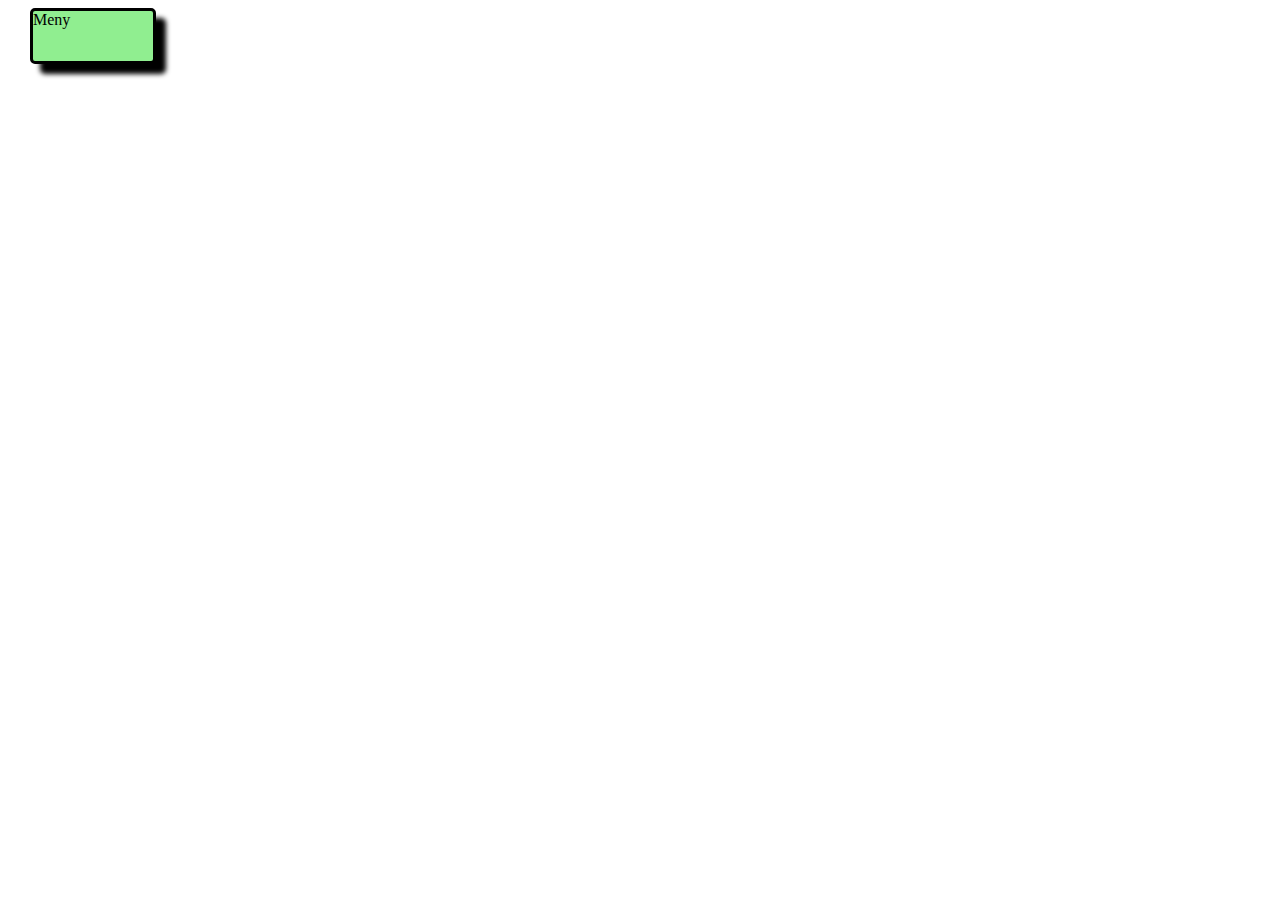
<file: index.html>
<!DOCTYPE html>
<html>
<head>

<title>Samuel</title>
<link rel="stylesheet" type="text/css" href="styles.css">
<script>

/*function test(id)
{
  document.getElementById(id).style.backgroundColor="red";
}
function byttillbaka(id)
{
  document.getElementById(id).style.backgroundColor="white";
}*/

</script>

</head>
<body>

    <div class="item">
      Meny
    <div class="undermeny">
      2
    </div>
    <div class="undermeny">
      3
    </div>



  </div>
</body>
</html>
</file>
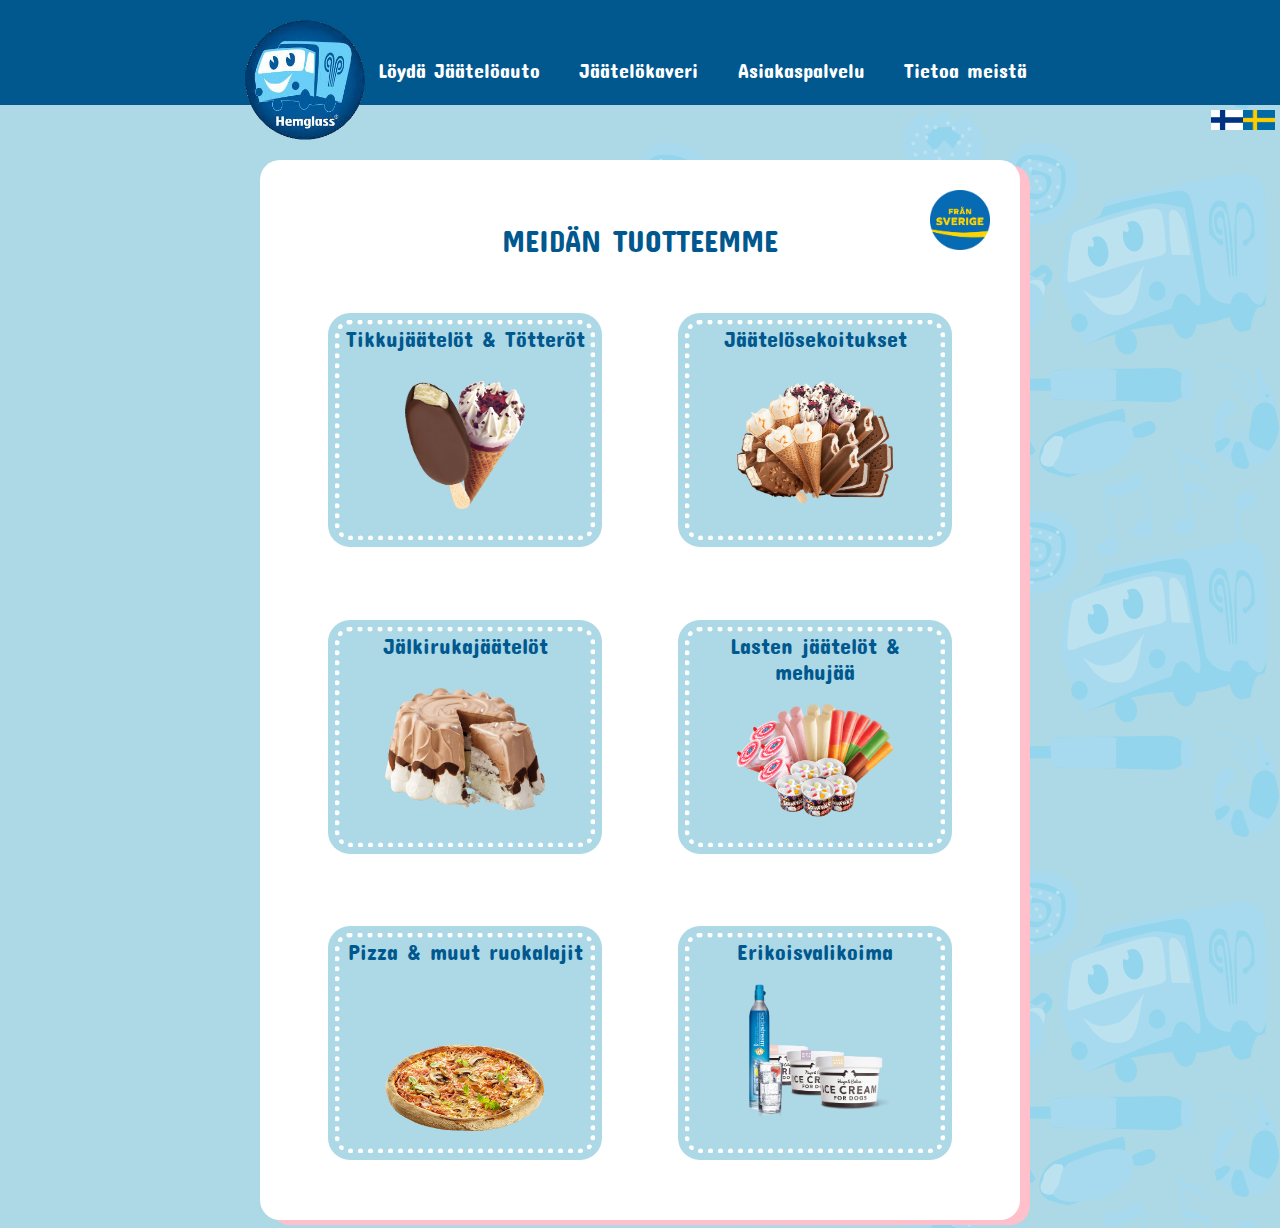
<file: FinskaHemglass/index.html>
<!DOCTYPE html>
<html>
<head>
<link rel="shortcut icon" href="Bilder/favicon.ico"/>
<title>Hemglass</title>
<link rel="stylesheet" type="text/css" href="styles.css">
<link href="https://fonts.googleapis.com/css?family=Concert+One" rel="stylesheet"> 
<script>
</script>
<meta charset="utf-8">
</head>
<body>

<a href="./index.html"><img id = "finskaflaggaihornet" src="Bilder/finskaflaggan.png" alt="Finlands Flagga"></a>
<a href="../SvenskaHemglass/index.html"><img id = "sverigeflaggaihornet" src="Bilder/svenskaflaggan.png" alt="Sveriges Flagga"></a>
<div class = "top-container">
  <div id = "hemglass">
  <a href="./index.html"><img id = "hemglasslogo" src="Bilder/biljavel.png" alt="Hemglassbil"></a>
  </div>
  <div class = "meny-container">
    <a href = "https://www.hemglass.se/sv/hitta-glassbilen/"><div class = "overmeny">Löydä Jäätelöauto</div></a>
    <a href = "https://www.hemglass.se/sv/glasskompis/bli-medlem/?returnPageId=1301"><div class = "overmeny">Jäätelökaveri</div></a>
    <a href = "https://www.hemglass.se/sv/kundtjanst/kontakta-oss/"><div class = "overmeny">Asiakaspalvelu</div></a>
    <a href = "https://www.hemglass.se/sv/om-hemglass/"><div class = "overmeny">Tietoa meistä</div></a>
  </div>
</div>
<div class = "produkt-container">
  <div class = "rubrik-parent">
    <div class = "rubrik-left"></div>
    <div class = "rubrik-center">MEIDÄN TUOTTEEMME</div>
    <div class = "rubrik-right"><img id = "fransverige" src="Bilder/fransverige.png" alt="Från Sverige Logotyp"></div>
  </div>
  <div class="produkter">
    <div><div class = "produkt">Tikkujäätelöt & Tötteröt<a href="https://www.hemglass.se/sv/produkter/glasspinnar-strutar/"><img id = "glasspinnarbild" src="Bilder/pinnar_strutar.png" alt="Bild på glass"></a></div>
    </div>
    <div><div class = "produkt">Jäätelösekoitukset<a href="https://www.hemglass.se/sv/produkter/glassiga-mixar/"><img id = "glassbild" src="Bilder/glassmixar.png" alt="Bild på glass"></a></div>
    </div>
    <div><div class = "produkt">Jälkirukajäätelöt<a href="https://www.hemglass.se/sv/produkter/dessertglassar-bageri/"><img id = "glassbild" src="Bilder/dessertglass.png" alt="Bild på glass"></a></div>
    </div>
    <div><div class = "produkt">Lasten jäätelöt & mehujää<a href="https://www.hemglass.se/sv/produkter/barnglass-isglass/"><img id = "finskaisglassbild" src="Bilder/barnglass.png" alt="Bild på glass"></a></div>
    </div>
    <div><div class = "produkt">Pizza & muut ruokalajit<a href="https://www.hemglass.se/sv/produkter/pizza-ovrig-mat/"><img id = "pizzabild" src="Bilder/pizza.png" alt="Bild på glass"></a></div>
    </div>
    <div><div class = "produkt">Erikoisvalikoima<a href="https://www.hemglass.se/sv/produkter/specialsortiment/"><img id = "Specialsortmentbild" src="Bilder/specialsortiment.png" alt="Bild på glass"></a></div>
    </div>
  </div>
</div>

</body>
</html>
</file>
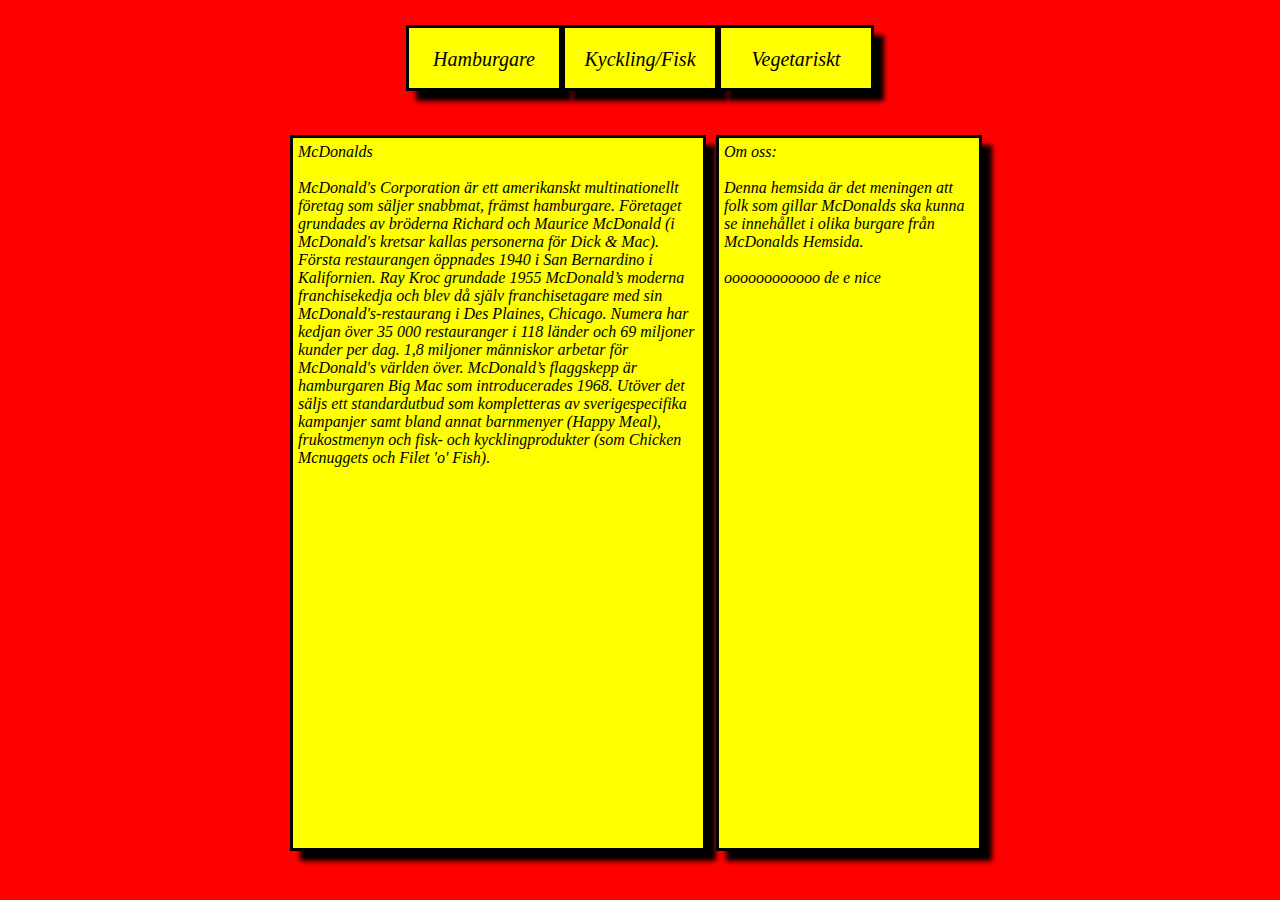
<file: Samuel2/index.html>
<!DOCTYPE html>
<html>
<head>

<title>Samuel</title>
<link rel="stylesheet" type="text/css" href="sstyles.css">
<script>


</script>
<meta charset="utf-8">
</head>
<body>

  <div class="meny-container">

    <div class="meny">
      Hamburgare
      <div class="undermeny">
        <a href = "https://www.mcdonalds.com/se/sv-se/product/big-mac.html" target ="_parent"> Big Mac </a>
      </div>
      <div class="undermeny marginliten">
        <a href = "https://www.mcdonalds.com/se/sv-se/product/mcfeast.html" target ="_parent"> McFeast </a>
      </div>
    </div>
    <div class="meny">
      Kyckling/Fisk
      <div class="undermeny">
        <a href = "https://www.mcdonalds.com/se/sv-se/product/chicken-mcnuggets-9-pack.html" target ="_parent"> McNuggets </a>
      </div>
      <div class="undermeny marginliten">
        <a href = "https://www.mcdonalds.com/se/sv-se/product/filet-o-fish.html" target ="_parent"> Filet-O-Fish </a>
      </div>
    </div>
    <div class="meny">
      Vegetariskt
      <div class="undermeny">
        <a href = "https://www.mcdonalds.com/se/sv-se/product/mcbean.html" target ="_parent"> McBean </a>
      </div>
      <div class="undermeny marginliten">
        <a href = "https://www.mcdonalds.com/se/sv-se/product/caesarsallad.html" target ="_parent"> Caesarsallad </a>
      </div>
    </div>
  </div>

  <div class="text-container">
      <div class="left">
        McDonalds <br> <br>
        McDonald's Corporation är ett amerikanskt multinationellt företag som säljer snabbmat, främst hamburgare.
        Företaget grundades av bröderna Richard och Maurice McDonald (i McDonald's kretsar kallas personerna för Dick & Mac).
        Första restaurangen öppnades 1940 i San Bernardino i Kalifornien. Ray Kroc grundade 1955 McDonald’s moderna franchisekedja och
        blev då själv franchisetagare med sin McDonald's-restaurang i Des Plaines, Chicago. Numera har kedjan över 35 000 restauranger i
        118 länder och 69 miljoner kunder per dag. 1,8 miljoner människor arbetar för McDonald's världen över.

        McDonald’s flaggskepp är hamburgaren Big Mac som introducerades 1968. Utöver det säljs ett standardutbud som kompletteras av sverigespecifika kampanjer samt bland annat barnmenyer (Happy Meal), frukostmenyn och fisk- och kycklingprodukter (som Chicken Mcnuggets och Filet 'o' Fish).
      </div>
      <div class="right">
        Om oss: <br> <br>
        Denna hemsida är det meningen att folk som gillar McDonalds ska kunna se
        innehållet i olika burgare från McDonalds Hemsida.<br><br>
        oooooooooooo de e nice
      </div>
  </div>


</body>
</html>
</file>
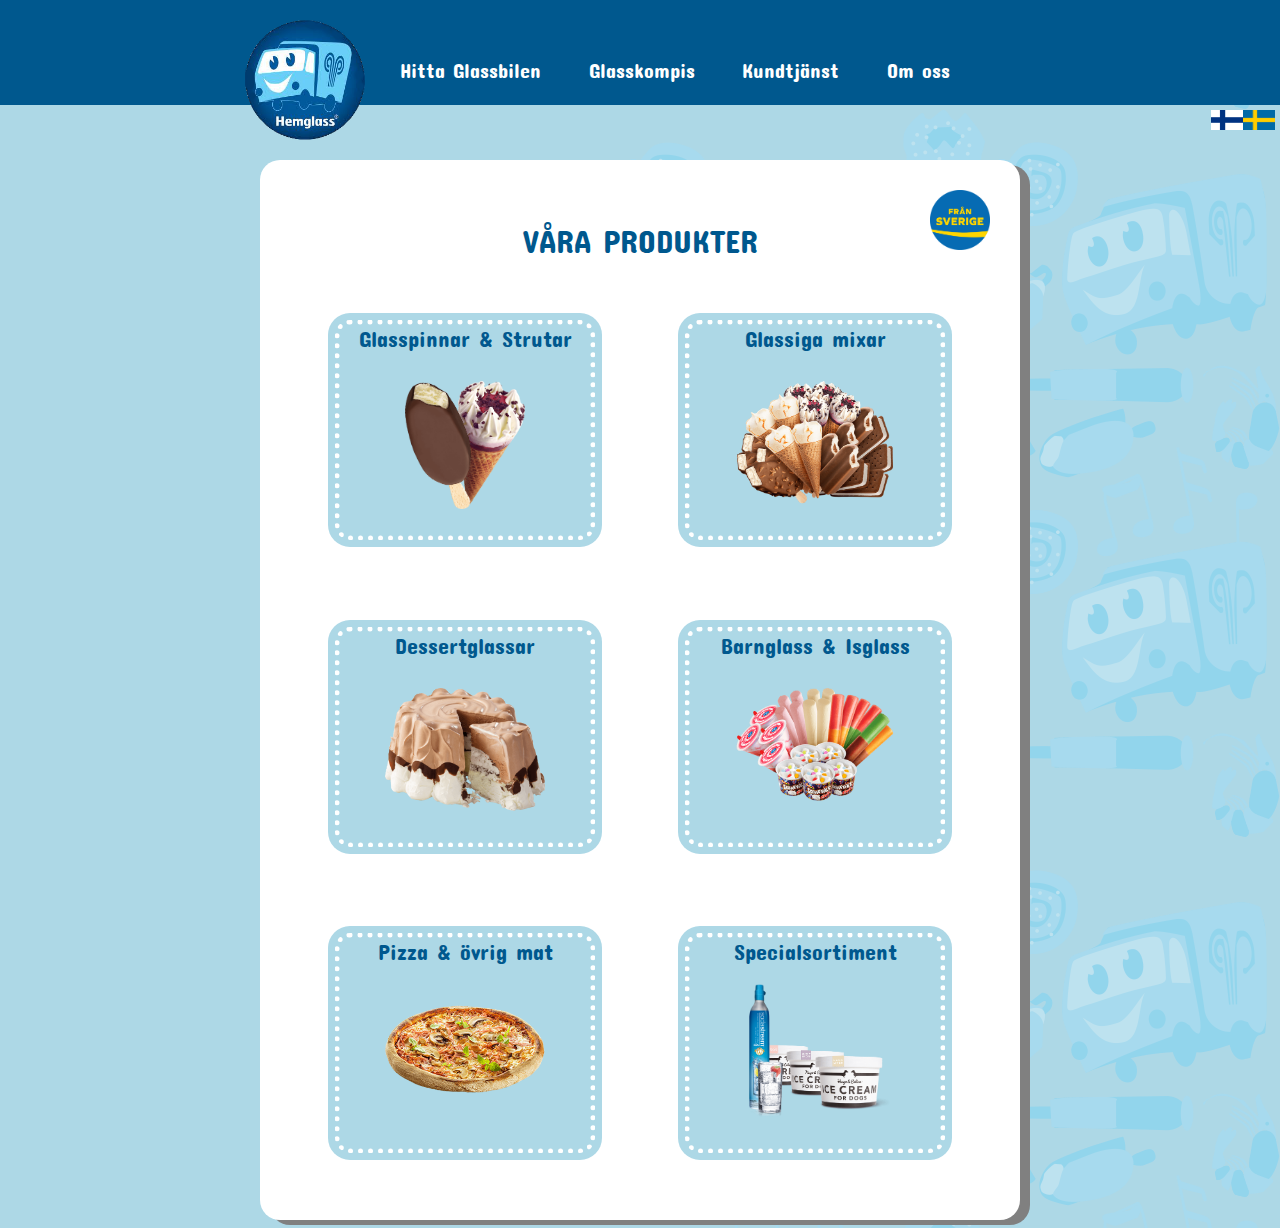
<file: SvenskaHemglass/index.html>
<!DOCTYPE html>
<html>
<head>
<link rel="shortcut icon" href="Bilder/biljavel.ico"/>
<title>Hemglass</title>
<link rel="stylesheet" type="text/css" href="styles.css">
<link href="https://fonts.googleapis.com/css?family=Concert+One" rel="stylesheet"> 
<script>
</script>
<meta charset="utf-8">
</head>
<body>
<a href="../FinskaHemglass/index.html"><img id = "finskaflaggaihornet" src="Bilder/finskaflaggan.png" alt="Finlands Flagga"></a>
<a href="../SvenskaHemglass/index.html"><img id = "sverigeflaggaihornet" src="Bilder/svenskaflaggan.png" alt="Sveriges Flagga"></a>
<div class = "top-container">
  <div id = "hemglass">
  <a href="../SvenskaHemglass/index.html"><img id = "hemglasslogo" src="Bilder/biljavel.png" alt="Hemglassbil"></a>
  </div>
  <div class = "meny-container">
    <a href = "https://www.hemglass.se/sv/hitta-glassbilen/"><div class = "overmeny">Hitta Glassbilen</div></a>
    <a href = "https://www.hemglass.se/sv/glasskompis/bli-medlem/?returnPageId=1301"><div class = "overmeny">Glasskompis</div></a>
    <a href = "https://www.hemglass.se/sv/kundtjanst/kontakta-oss/"><div class = "overmeny">Kundtjänst</div></a>
    <a href = "https://www.hemglass.se/sv/om-hemglass/"><div class = "overmeny">Om oss</div></a>
  </div>
</div>
<div class = "produkt-container">
  <div class = "rubrik-parent">
    <div class = "rubrik-left"></div>
    <div class = "rubrik-center">VÅRA PRODUKTER</div>
    <div class = "rubrik-right"><img id = "fransverige" src="Bilder/fransverige.png" alt="Från Sverige Logotyp"></div>
  </div>
  <div class="produkter">
    <div><div class = "produkt">Glasspinnar & Strutar<a href="https://www.hemglass.se/sv/produkter/glasspinnar-strutar/"><img id = "glasspinnarbild" src="Bilder/pinnar_strutar.png" alt="Bild på glass"></a></div>
    </div>
    <div><div class = "produkt">Glassiga mixar<a href="https://www.hemglass.se/sv/produkter/glassiga-mixar/"><img id = "glassbild" src="Bilder/glassmixar.png" alt="Bild på glass"></a></div>
    </div>
    <div><div class = "produkt">Dessertglassar<a href="https://www.hemglass.se/sv/produkter/dessertglassar-bageri/"><img id = "glassbild" src="Bilder/dessertglass.png" alt="Bild på glass"></a></div>
    </div>
    <div><div class = "produkt">Barnglass & Isglass<a href="https://www.hemglass.se/sv/produkter/barnglass-isglass/"><img id = "glassbild" src="Bilder/barnglass.png" alt="Bild på glass"></a></div>
    </div>
    <div><div class = "produkt">Pizza & övrig mat<a href="https://www.hemglass.se/sv/produkter/pizza-ovrig-mat/"><img id = "pizzabild" src="Bilder/pizza.png" alt="Bild på glass"></a></div>
    </div>
    <div><div class = "produkt">Specialsortiment<a href="https://www.hemglass.se/sv/produkter/specialsortiment/"><img id = "Specialsortmentbild" src="Bilder/specialsortiment.png" alt="Bild på glass"></a></div>
    </div>
  </div>
</div>

</body>
</html>
</file>
<file: styles.css>
.item {
  display:flex;
  flex-direction: column;
  background-color: lightgreen;
  width: 120px;
  height: 50px;
  margin-left: 22px;
  border-radius:5px;
  box-shadow: 10px 10px 5px;
  border-style:solid;

}

.undermeny {
  display: none;

}
.item:hover .undermeny {
  display: block;
  background-color: lightgreen;
  width: 120px;
  height: 50px;
  margin-top: 25px;
  border-style: solid;
  border-radius:5px;
  box-shadow: 10px 10px 5px;
}
</file>
<file: FinskaHemglass/styles.css>
body {
  background-color: lightblue;
  background-image: url("Bilder/hemglassbakgrund.png");
  background-repeat: repeat-y;
  background-size: 655px 728px;
  background-position: top 110px right;
}

img {
  transition: 0.3s ease;
  -webkit-transition: 0.3s ease;
  -moz-transition: 0.3s ease;
}

#sverigeflaggaihornet {
  width: 32px;
  height: 20px;
  position: absolute;
  top: 110px;
  right: 5px;
}

#finskaflaggaihornet {
  width: 32px;
  height: 20px;
  position: absolute;
  top: 110px;
  right: 37px;
}

#hemglasslogo {
  max-width: auto;
  max-height: 120px;
}

#hemglass {
  margin-right: 670px;
  margin-top: 20px;
}

#fransverige {
  right: 40px;
  height: 60px;
  width: 60px;
}

#glasspinnarbild {
  max-width: 120px;
  max-height: 130px;
  margin-top: 30px;
}

#glasspinnarbild:hover {
  max-width: 140px;
  max-height: 150px;
  margin-top: 10px;
}

#finskaisglassbild {
  max-width: 160px;
  max-height: 170px;
  margin-top: 20px;
}

#finskaisglassbild:hover {
  max-width: 179px;
  max-height: 190px;
  margin-top: 10px;
}

#glassbild {
  max-width: 160px;
  max-height: 170px;
  margin-top: 30px;
}

#glassbild:hover {
  max-width: 188px;
  max-height: 200px;
  margin-top: 15px;
}

#pizzabild {
  max-width: 160px;
  max-height: 170px;
  margin-top: 40px;
}

#pizzabild:hover {
  max-width: 198px;
  max-height: 210px;
  margin-top: 30px;
}

#Specialsortmentbild {
  max-width: 150px;
  max-height: 160px;
  margin-top: 20px;
}

#Specialsortmentbild:hover {
  max-width: 179px;
  max-height: 190px;
  margin-top: 5px;
}

.top-container {
  display: flex;
  position: absolute;
  left: 0;
  right: 0;
  top: 0;
  width: 100%;
  height: 105px;
  background-color: #00588e;
  justify-content: center;
}

.meny-container {
  display: flex;
  justify-content: space-between;
  width: 650px;
  height: 20px;
  background-color: #00588e;
  position: absolute;
  bottom: 25px;
  margin-left: 125px;
}

.overmeny {
  display: flex;
  align-items: center;
  justify-content: center;
  text-align: center;
  height: 20px;
  background-color: #00588e;
  font-weight: 400;
  font-size: 20px;
  color: white;
  font-family: 'Concert One', cursive;
}

.meny-container > a {
  position: relative;
  color: #000;
}

.meny-container > a:hover {
  color: #000;
}

.meny-container > a:before {
  content: "";
  position: absolute;
  width: 100%;
  height: 4px;
  bottom: -8px;
  left: 0;
  background-color: white;
  border-radius: 2px;
  -webkit-transform: scaleX(0);
  transform: scaleX(0);
  -webkit-transition: 0.3s ease;
  transition: 0.3s ease;
}

.meny-container > a:hover:before {
  visibility: visible;
  -webkit-transform: scaleX(1);
  transform: scaleX(1);
}

a {
  text-decoration:none;
  outline: 0;
  -moz-outline-style: none;
}

a:visited {
  color: inherit;
}

.produkt-container {
  display: flex;
  justify-content: center;
  flex-wrap: wrap;
  width: 700px;
  height: 1000px;
  margin: auto;
  margin-top: 160px;
  box-shadow: 10px 5px pink;
  border-radius: 20px;
  background-color: white;
  padding: 30px;
  font-family: 'Concert One', cursive;
  font-size: 30px;
  font-weight: 400;
  color: #00588e;
}

.rubrik-parent {
  display: flex;
  background-color: white;
  width: 100%;
  height: 100px;
  align-content: center;
}

.rubrik-left {
  display: flex;
  width: 22%;
}

.rubrik-center {
  display: flex;
  align-items: center;
  justify-content: center;
  width: 56%;
}

.rubrik-right {
  display: flex;
  justify-content: flex-end;
  width: 22%;
}

.produkter {
  display: flex;
  justify-content: space-around;
  flex-wrap: wrap;
  margin-top: -130px;
  background-color: white;
}

.produkt {
  display: flex;
  flex-direction: column;
  align-items: center;
  text-align: center;
  width: 250px;
  height: 210px;
  margin-top: 50px;
  border-radius: 15px;
  background-color: lightblue;
  border: dotted 5px white;
  box-shadow: 0 0 0 7px lightblue;
  font-size: 22px;
}

@font-face {
  font-family: "Gloria Hallelujah";
  font-weight: 400;
  font-style: cursive;
  src: url('fonts/GloriaHallelujah.tff');
}
</file>
<file: Samuel2/sstyles.css>
body {
  background-color: red;

/*
  display: flex;
  flex-direction:column;
  align-items: center;
  */
}



.meny-container {
  display: flex;
  flex-direction: row;

  background-color: yellow;
  height: 40px;
  max-width: 468px; /*468*/
  margin: auto;
  margin-top: 25px;
  background-color: black;

}

.text-container {
  display: flex;
  flex-direction: row;
  background-color: red;
  height: 700px;
  max-width: 700px; /*500*/
  margin: auto;
  margin-top: 70px;
  margin-bottom: 30px

}

.left {
  background-color: yellow;
  height: 700px;
  max-width: 400px; /*300*/
  border-style: solid;
  box-shadow: 10px 10px 5px;
  text-align: left;
  font-style: italic;
  padding: 5px;
}

.right {
  background-color: yellow;
  height: 700px;
  max-width: 250px; /*180*/
  border-style: solid;
  box-shadow: 10px 10px 5px;
  margin-left: 10px;
  padding: 5px;
  text-align: left;
  font-style: italic;
}


.meny {
  display: flex;
  justify-content: center;
  background-color: yellow;
  width: 150px;
  height: 40px;
  text-align: center;
  border-style: solid;
  box-shadow: 10px 10px 5px;
  padding-top: 20px;
  font-size: 20px;
  font-style: italic;

}


.undermeny {
  display: none;
  height: 40px;
  width: 150px;
  background-color: yellow;
  border-style: solid;
  margin-top: 15px;
  padding-top: 10px;
  position: absolute;
  top: 75px;





}
.marginliten {
  margin-top: 70px;

}

.meny:hover .undermeny {
  display: block;

}

.meny:hover {
  background-color: red;
}

a {
  color: black;
  text-decoration: none;
}

a:hover {
  text-decoration: underline;
}
</file>
<file: SvenskaHemglass/styles.css>
body {
  background-color: lightblue;
  background-image: url("Bilder/hemglassbakgrund.png");
  background-repeat: repeat-y;  /* ingen repris? */
  background-size: auto;
  background-position: top 110px right; /* med endast right? Kan inte bestämma mig */
}

img {
  transition: 0.3s ease;
  -webkit-transition: 0.3s ease;
  -moz-transition: 0.3s ease;
}

#sverigeflaggaihornet {
  width: 32px;
  height: 20px;
  position: absolute;
  top: 110px;
  right: 5px;
}

#finskaflaggaihornet {
  width: 32px;
  height: 20px;
  position: absolute;
  top: 110px;
  right: 37px;
}

#hemglasslogo {
  max-width: auto;
  max-height: 120px;
}

#hemglass {
  margin-right: 670px;
  margin-top: 20px;
}

#fransverige {
  right: 40px;
  height: 60px;
  width: 60px;
}

#glasspinnarbild {
  max-width: 120px;
  max-height: 130px;
  margin-top: 30px;
}

#glasspinnarbild:hover {
  max-width: 138px;
  max-height: 150px;
  margin-top: 15px;
}

#glassbild {
  max-width: 160px;
  max-height: 170px;
  margin-top: 30px;
}

#glassbild:hover {
  max-width: 188px;
  max-height: 200px;
  margin-top: 15px;
}

#pizzabild {
  max-width: 160px;
  max-height: 170px;
  margin-top: 40px;
}

#pizzabild:hover {
  max-width: 198px;
  max-height: 210px;
  margin-top: 30px; /*används för att få pizzan att bli större i alla riktningar*/
}

#Specialsortmentbild {
  max-width: 150px;
  max-height: 160px;
  margin-top: 20px;
}

#Specialsortmentbild:hover {
  max-width: 179px;
  max-height: 190px;
  margin-top: 5px;
}

.top-container {
  display: flex;
  position: absolute;
  top: 0;
  right: 0;
  width: 100%;
  height: 105px;
  background-color: #00588e;
  justify-content: center;
}

.meny-container {
  display: flex;
  justify-content: space-between;
  width: 550px;
  height: 20px;
  background-color: #00588e;
  position: absolute;
  bottom: 25px;
  margin-left: 70px;
}

.overmeny {
  display: flex;
  align-items: center;
  justify-content: center;
  text-align: center;
  height: 20px;
  background-color: #00588e;
  font-weight: 400;
  font-size: 20px; /*samma som font storleken*/
  color: white;
  font-family: 'Concert One', cursive;
}

.meny-container > a {
  position: relative;
  color: #000;
}

.meny-container > a:hover {
  color: #000;
}

.meny-container > a:before {
  content: "";
  position: absolute;
  width: 100%;
  height: 4px;
  bottom: -8px;
  left: 0;
  background-color: white;
  border-radius: 2px;
  -webkit-transform: scaleX(0);
  transform: scaleX(0);
  -webkit-transition: 0.3s ease;
  transition: 0.3s ease;
}

.meny-container > a:hover:before {
  visibility: visible;
  -webkit-transform: scaleX(1);
  transform: scaleX(1);
}

a {
  text-decoration: none;
  outline: 0;
  -moz-outline-style: none; /* tar bort "outlinen" runt alla länkar */
}

a:visited {
  color: inherit;
}

.produkt-container {
  display: flex;
  justify-content: center;
  flex-wrap: wrap;
  width: 700px;
  height: 1000px;
  margin: auto;
  margin-top: 160px;
  box-shadow: 10px 5px grey;
  border-radius: 20px;
  background-color: white;
  padding: 30px;
  font-family: 'Concert One', cursive;
  font-size: 32px;
  font-weight: 400;
  color: #00588e;
}

.rubrik-parent {
  display: flex;
  background-color: white;
  width: 100%;
  height: 100px;
  align-content: center;
}

.rubrik-left {
  display: flex;
  width: 28%;
}

.rubrik-center {
  display: flex;
  align-items: center;
  justify-content: center;
  width: 44%;
}

.rubrik-right {
  display: flex;
  justify-content: flex-end;
  width: 28%;
}

.produkter {
  display: flex;
  justify-content: space-around;
  flex-wrap: wrap;
  margin-top: -130px;
  background-color: white;
}

.produkt {
  display: flex;
  flex-direction: column;
  align-items: center;
  width: 250px;
  height: 210px;
  margin-top: 50px;
  border-radius: 15px;
  background-color: lightblue;
  border: dotted 5px white;
  box-shadow: 0 0 0 7px lightblue;
  font-size: 22px;
}

@font-face {    /* lokal font, funkar inte så bra på min windows dator, använder font från google-server istället*/
  font-family: "Gloria Hallelujah";
  font-weight: 400;
  font-style: cursive;
  src: url('fonts/GloriaHallelujah.tff');
}
</file>
